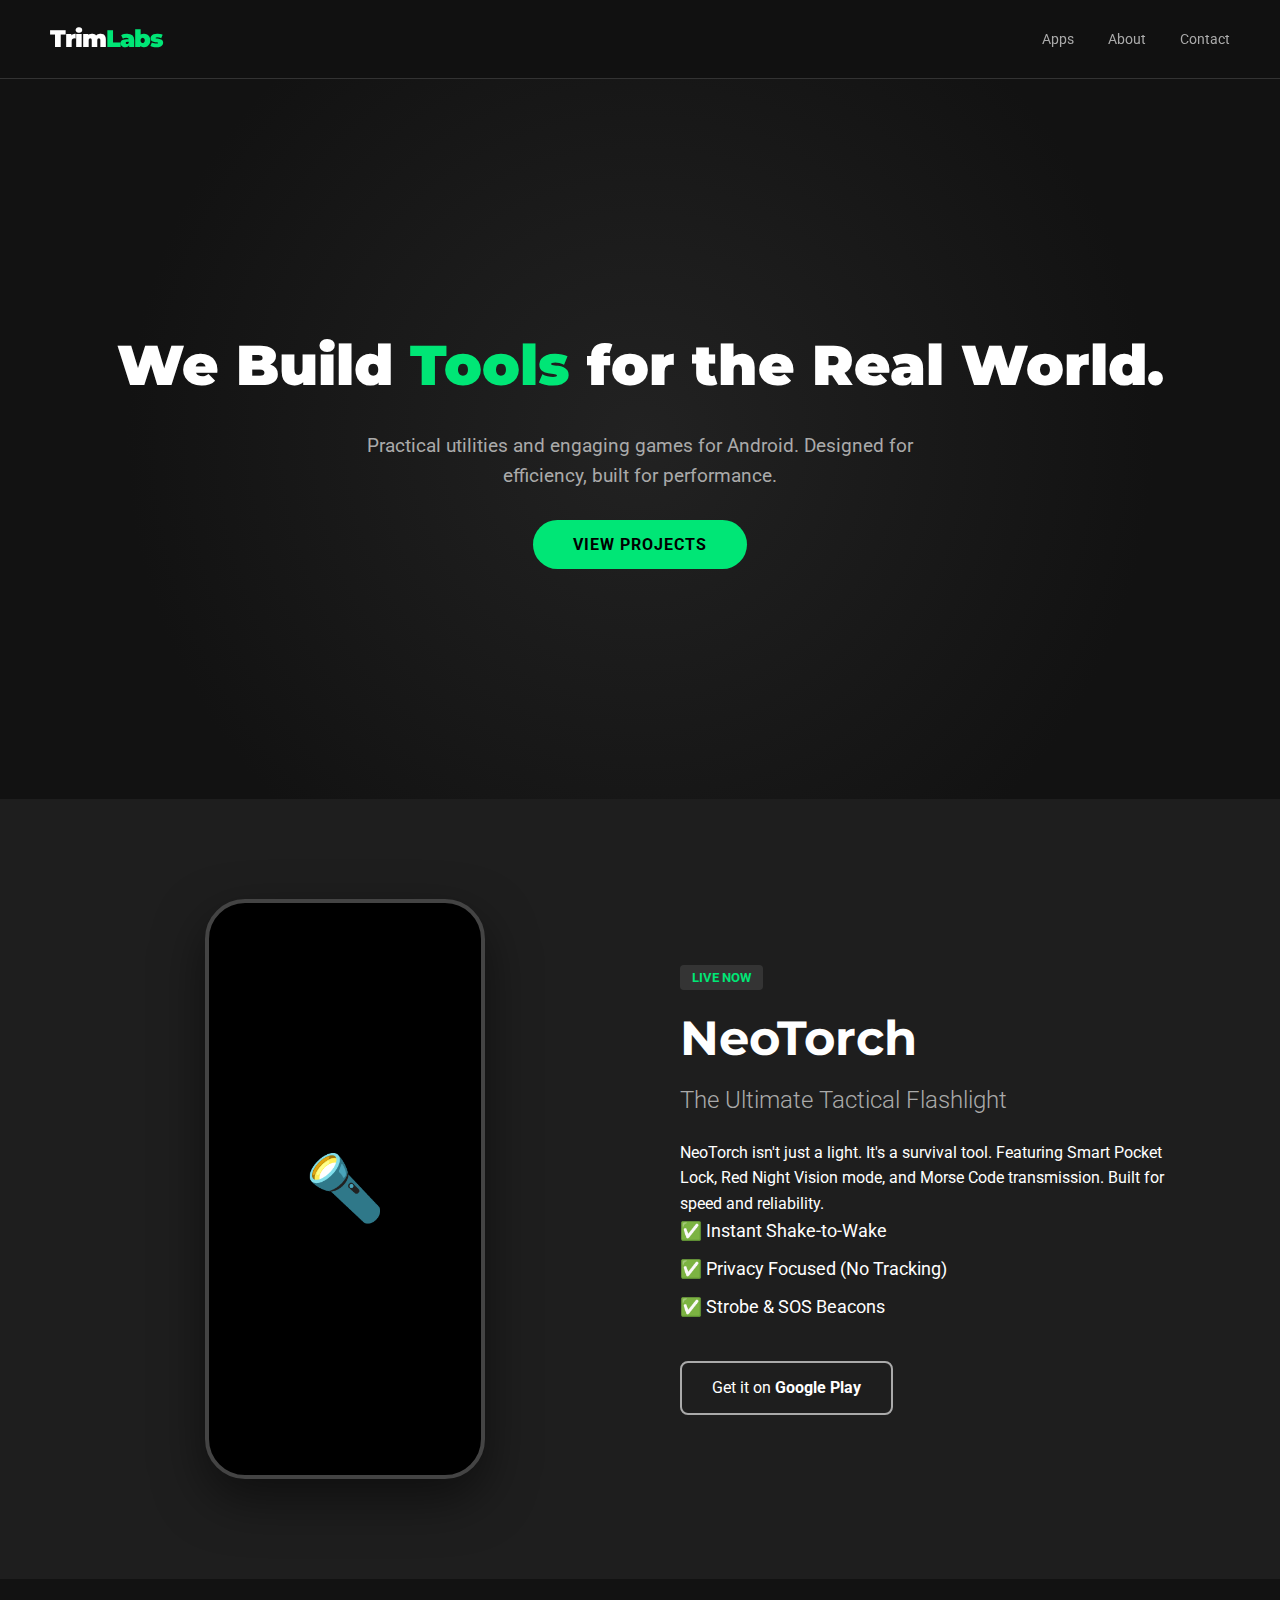
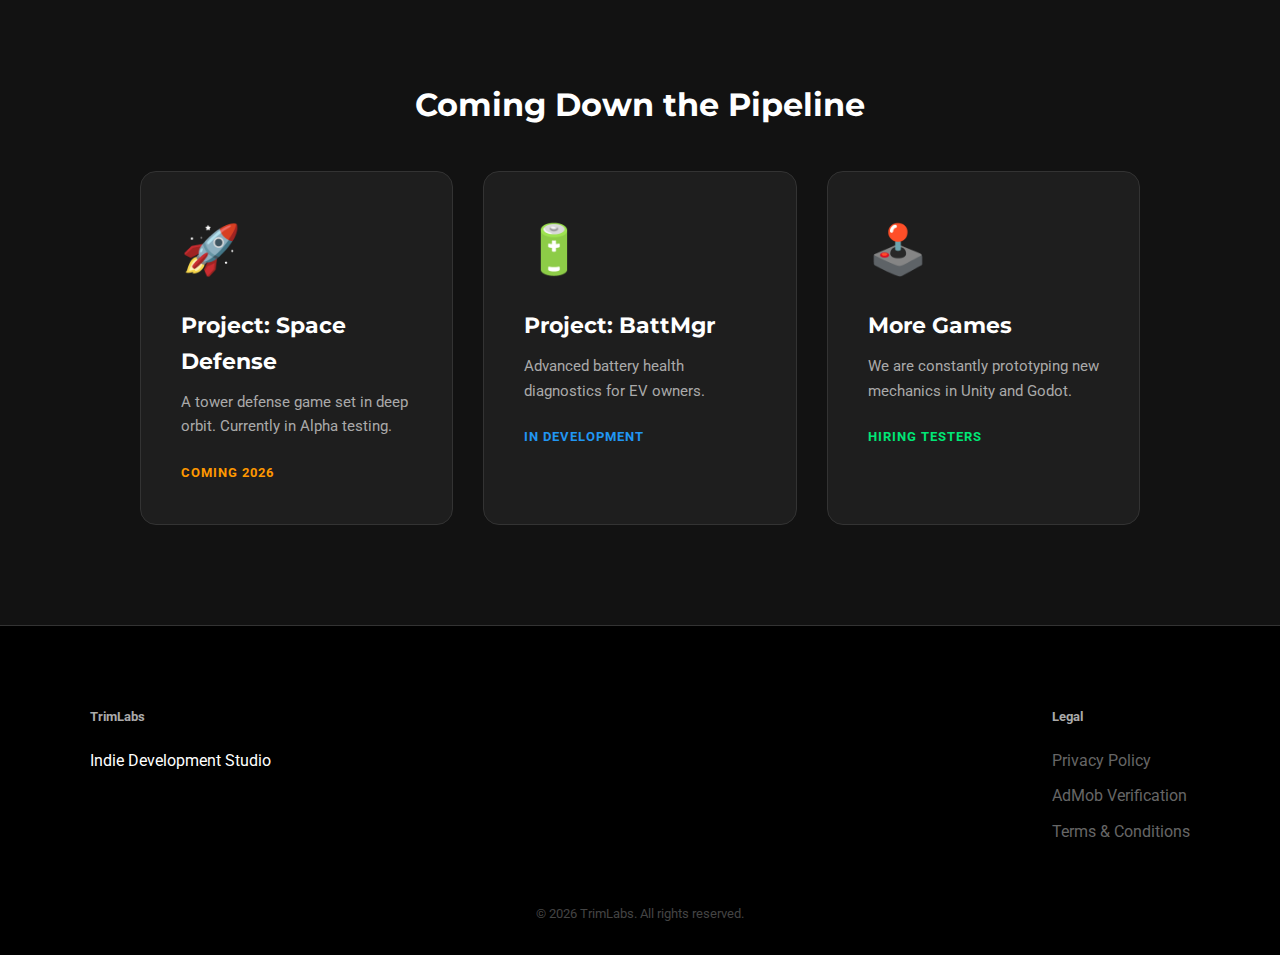
<file: index.html>
<!DOCTYPE html>
<html lang="en">
<head>
    <meta charset="UTF-8">
    <meta name="viewport" content="width=device-width, initial-scale=1.0">
    <title>TrimLabs | Mobile Utilities & Games</title>
    <link rel="stylesheet" href="style.css">
    <link href="https://fonts.googleapis.com/css2?family=Montserrat:wght@400;700;900&family=Roboto:wght@300;400&display=swap" rel="stylesheet">
</head>
<body>

    <nav>
        <div class="logo">Trim<span class="highlight">Labs</span></div>
        <div class="links">
            <a href="#projects">Apps</a>
            <a href="#about">About</a>
            <a href="mailto:contact@trimlabs.com">Contact</a> </div>
    </nav>

    <header class="hero">
        <div class="hero-content">
            <h1>We Build <span class="highlight">Tools</span> for the Real World.</h1>
            <p>Practical utilities and engaging games for Android. Designed for efficiency, built for performance.</p>
            <a href="#projects" class="cta-button">View Projects</a>
        </div>
    </header>

    <section id="projects" class="featured-project">
        <div class="project-container">
            <div class="project-image">
                <div class="placeholder-phone">
                    <span class="screen-content">🔦</span>
                </div>
            </div>
            <div class="project-info">
                <span class="badge">LIVE NOW</span>
                <h2>NeoTorch</h2>
                <p class="subtitle">The Ultimate Tactical Flashlight</p>
                <p>NeoTorch isn't just a light. It's a survival tool. Featuring Smart Pocket Lock, Red Night Vision mode, and Morse Code transmission. Built for speed and reliability.</p>
                
                <ul class="feature-list">
                    <li>✅ Instant Shake-to-Wake</li>
                    <li>✅ Privacy Focused (No Tracking)</li>
                    <li>✅ Strobe & SOS Beacons</li>
                </ul>

                <a href="https://play.google.com/store/apps/details?id=com.trimlabs.neotorch" target="_blank" class="store-button">
                    Get it on <strong>Google Play</strong>
                </a>
            </div>
        </div>
    </section>

    <section class="upcoming">
        <h3>Coming Down the Pipeline</h3>
        <div class="grid">
            
            <div class="card">
                <div class="card-icon">🚀</div>
                <h4>Project: Space Defense</h4>
                <p>A tower defense game set in deep orbit. Currently in Alpha testing.</p>
                <span class="status coming-soon">Coming 2026</span>
            </div>

            <div class="card">
                <div class="card-icon">🔋</div>
                <h4>Project: BattMgr</h4>
                <p>Advanced battery health diagnostics for EV owners.</p>
                <span class="status in-dev">In Development</span>
            </div>

             <div class="card">
                <div class="card-icon">🕹️</div>
                <h4>More Games</h4>
                <p>We are constantly prototyping new mechanics in Unity and Godot.</p>
                <span class="status hiring">Hiring Testers</span>
            </div>

        </div>
    </section>

    <footer>
        <div class="footer-content">
            <div class="footer-col">
                <h5>TrimLabs</h5>
                <p>Indie Development Studio</p>
            </div>
            <div class="footer-col">
                <h5>Legal</h5>
                <a href="privacy.html">Privacy Policy</a>
                <a href="app-ads.txt">AdMob Verification</a>
                <a href="terms.html">Terms & Conditions</a>
            </div>
        </div>
        <div class="copyright">
            &copy; 2026 TrimLabs. All rights reserved.
        </div>
    </footer>

</body>
</html>
</file>
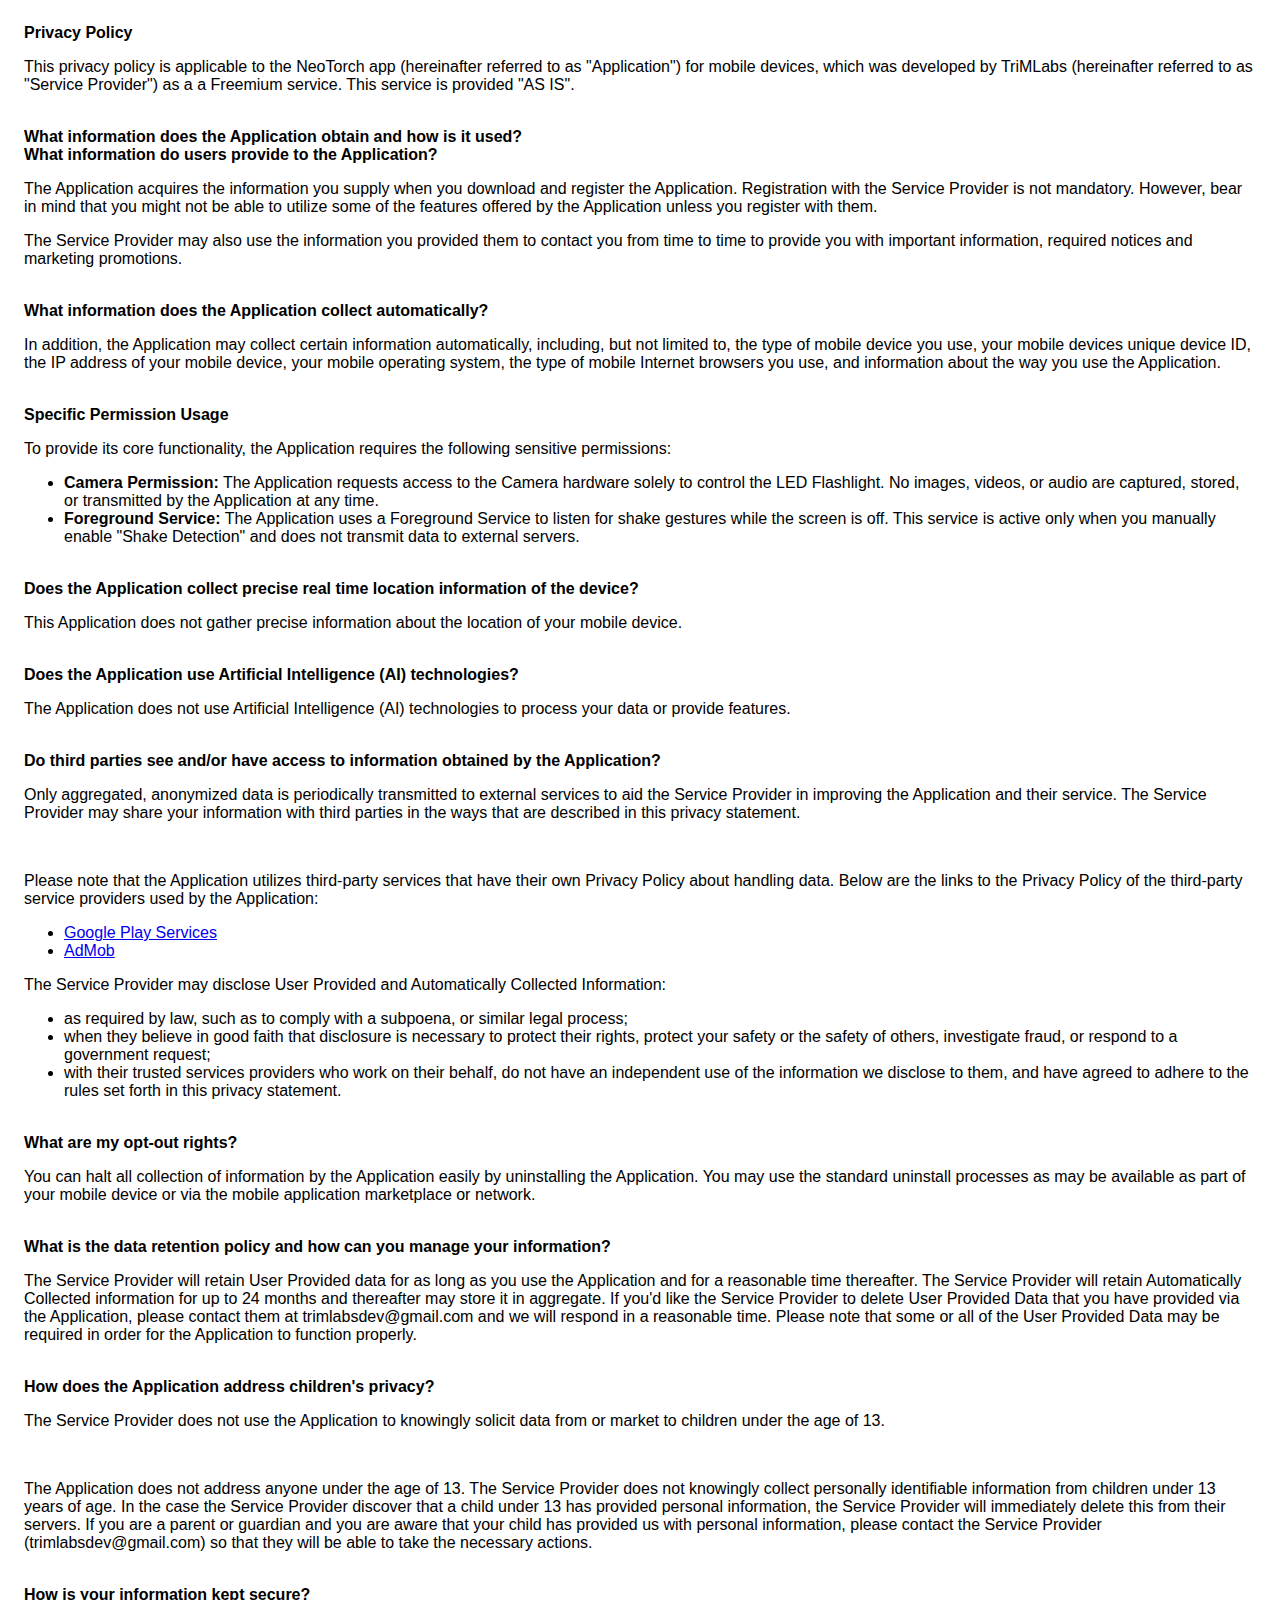
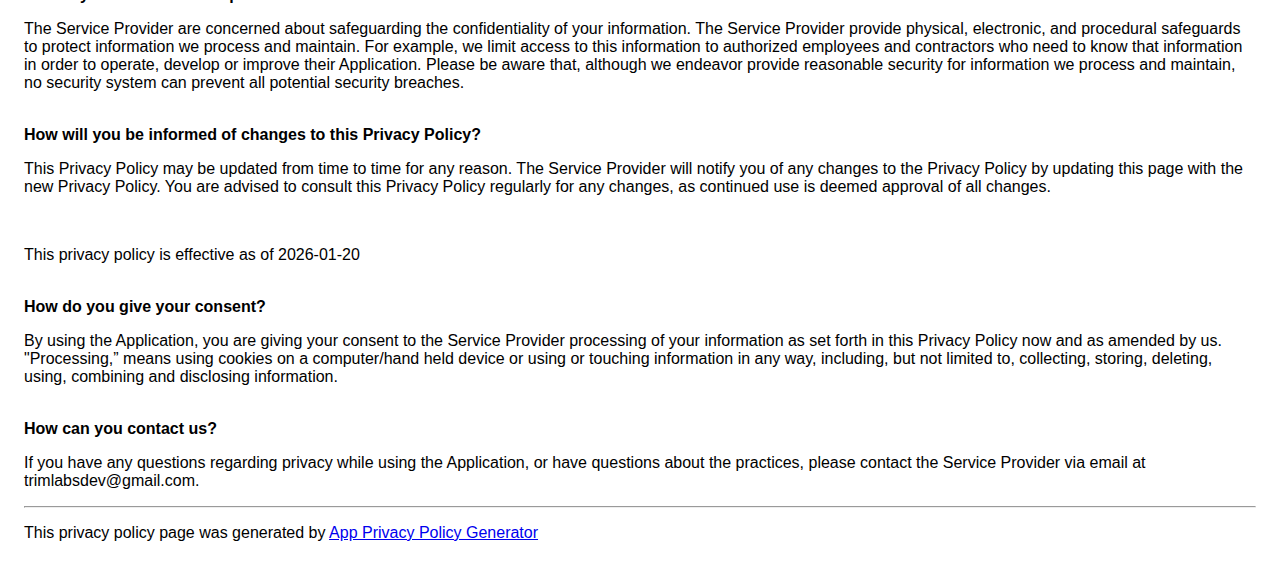
<file: privacy.html>
<!DOCTYPE html>
    <html>
    <head>
      <meta charset='utf-8'>
      <meta name='viewport' content='width=device-width'>
      <title>Privacy Policy</title>
      <style> body { font-family: 'Helvetica Neue', Helvetica, Arial, sans-serif; padding:1em; } </style>
    </head>
    <body>
    <strong>Privacy Policy</strong><p>This privacy policy is applicable to the NeoTorch app (hereinafter referred to as "Application") for mobile devices, which was developed by TriMLabs (hereinafter referred to as "Service Provider") as a a Freemium service. This service is provided "AS IS".</p><br><strong>What information does the Application obtain and how is it used?</strong><br><strong>What information do users provide to the Application?</strong><p>The Application acquires the information you supply when you download and register the Application. Registration with the Service Provider is not mandatory. However, bear in mind that you might not be able to utilize some of the features offered by the Application unless you register with them.</p><p>The Service Provider may also use the information you provided them to contact you from time to time to provide you with important information, required notices and marketing promotions.</p><br><strong>What information does the Application collect automatically?</strong><p>In addition, the Application may collect certain information automatically, including, but not limited to, the type of mobile device you use, your mobile devices unique device ID, the IP address of your mobile device, your mobile operating system, the type of mobile Internet browsers you use, and information about the way you use the Application.</p><br><strong>Specific Permission Usage</strong>
<p>To provide its core functionality, the Application requires the following sensitive permissions:</p>
<ul>
    <li><strong>Camera Permission:</strong> The Application requests access to the Camera hardware solely to control the LED Flashlight. No images, videos, or audio are captured, stored, or transmitted by the Application at any time.</li>
    <li><strong>Foreground Service:</strong> The Application uses a Foreground Service to listen for shake gestures while the screen is off. This service is active only when you manually enable "Shake Detection" and does not transmit data to external servers.</li>
</ul><br><strong>Does the Application collect precise real time location information of the device?</strong><p>This Application does not gather precise information about the location of your mobile device.</p><div style="display: none;"><p>This Application collects your device's location, which helps the Service Provider determine your approximate geographical location and make use of in below ways:</p><ul><li>Geolocation Services: The Service Provider utilizes location data to provide features such as personalized content, relevant recommendations, and location-based services.</li><li>Analytics and Improvements: Aggregated and anonymized location data helps the Service Provider to analyze user behavior, identify trends, and improve the overall performance and functionality of the Application.</li><li>Third-Party Services: Periodically, the Service Provider may transmit anonymized location data to external services. These services assist them in enhancing the Application and optimizing their offerings.</li></ul></div><br><strong>Does the Application use Artificial Intelligence (AI) technologies?</strong><p>The Application does not use Artificial Intelligence (AI) technologies to process your data or provide features.</p><div style="display: none;"><p>The Application uses Artificial Intelligence (AI) technologies to enhance user experience and provide certain features. The AI components may process user data in the following ways:</p><ul><li>Personalized Content: AI may analyze your usage patterns to deliver content tailored to your preferences and behavior.</li><li>Recommendations: AI may suggest features, services, or content based on your interactions within the Application.</li><li>Automated Functionalities: Certain app features may be powered by AI to automate tasks or improve efficiency.</li><li>Data Protection: All AI processing is performed in accordance with this privacy policy and applicable laws, ensuring your data is handled securely and responsibly.</li></ul></div><br><strong>Do third parties see and/or have access to information obtained by the Application?</strong><p>Only aggregated, anonymized data is periodically transmitted to external services to aid the Service Provider in improving the Application and their service. The Service Provider may share your information with third parties in the ways that are described in this privacy statement.</p><div><br><p>Please note that the Application utilizes third-party services that have their own Privacy Policy about handling data. Below are the links to the Privacy Policy of the third-party service providers used by the Application:</p><ul><li><a href="https://www.google.com/policies/privacy/" target="_blank" rel="noopener noreferrer">Google Play Services</a></li><li><a href="https://support.google.com/admob/answer/6128543?hl=en" target="_blank" rel="noopener noreferrer">AdMob</a></li></ul></div><p>The Service Provider may disclose User Provided and Automatically Collected Information:</p><ul><li>as required by law, such as to comply with a subpoena, or similar legal process;</li><li>when they believe in good faith that disclosure is necessary to protect their rights, protect your safety or the safety of others, investigate fraud, or respond to a government request;</li><li>with their trusted services providers who work on their behalf, do not have an independent use of the information we disclose to them, and have agreed to adhere to the rules set forth in this privacy statement.</li></ul><p></p><br><strong>What are my opt-out rights?</strong><p>You can halt all collection of information by the Application easily by uninstalling the Application. You may use the standard uninstall processes as may be available as part of your mobile device or via the mobile application marketplace or network.</p><br><strong>What is the data retention policy and how can you manage your information?</strong><p>The Service Provider will retain User Provided data for as long as you use the Application and for a reasonable time thereafter. The Service Provider will retain Automatically Collected information for up to 24 months and thereafter may store it in aggregate. If you'd like the Service Provider to delete User Provided Data that you have provided via the Application, please contact them at trimlabsdev@gmail.com and we will respond in a reasonable time. Please note that some or all of the User Provided Data may be required in order for the Application to function properly.</p><br><strong>How does the Application address children's privacy?</strong><p>The Service Provider does not use the Application to knowingly solicit data from or market to children under the age of 13.</p><div><br><p>The Application does not address anyone under the age of 13. The Service Provider does not knowingly collect personally identifiable information from children under 13 years of age. In the case the Service Provider discover that a child under 13 has provided personal information, the Service Provider will immediately delete this from their servers. If you are a parent or guardian and you are aware that your child has provided us with personal information, please contact the Service Provider (trimlabsdev@gmail.com) so that they will be able to take the necessary actions.</p></div><!----><br><strong>How is your information kept secure?</strong><p>The Service Provider are concerned about safeguarding the confidentiality of your information. The Service Provider provide physical, electronic, and procedural safeguards to protect information we process and maintain. For example, we limit access to this information to authorized employees and contractors who need to know that information in order to operate, develop or improve their Application. Please be aware that, although we endeavor provide reasonable security for information we process and maintain, no security system can prevent all potential security breaches.</p><br><strong>How will you be informed of changes to this Privacy Policy?</strong><p>This Privacy Policy may be updated from time to time for any reason. The Service Provider will notify you of any changes to the Privacy Policy by updating this page with the new Privacy Policy. You are advised to consult this Privacy Policy regularly for any changes, as continued use is deemed approval of all changes.</p><br><p>This privacy policy is effective as of 2026-01-20</p><br><strong>How do you give your consent?</strong><p>By using the Application, you are giving your consent to the Service Provider processing of your information as set forth in this Privacy Policy now and as amended by us. "Processing,” means using cookies on a computer/hand held device or using or touching information in any way, including, but not limited to, collecting, storing, deleting, using, combining and disclosing information.</p><br><strong>How can you contact us?</strong><p>If you have any questions regarding privacy while using the Application, or have questions about the practices, please contact the Service Provider via email at trimlabsdev@gmail.com.</p><hr><p>This privacy policy page was generated by <a href="https://app-privacy-policy-generator.nisrulz.com/" target="_blank" rel="noopener noreferrer">App Privacy Policy Generator</a></p>
    </body>
    </html>
</file>
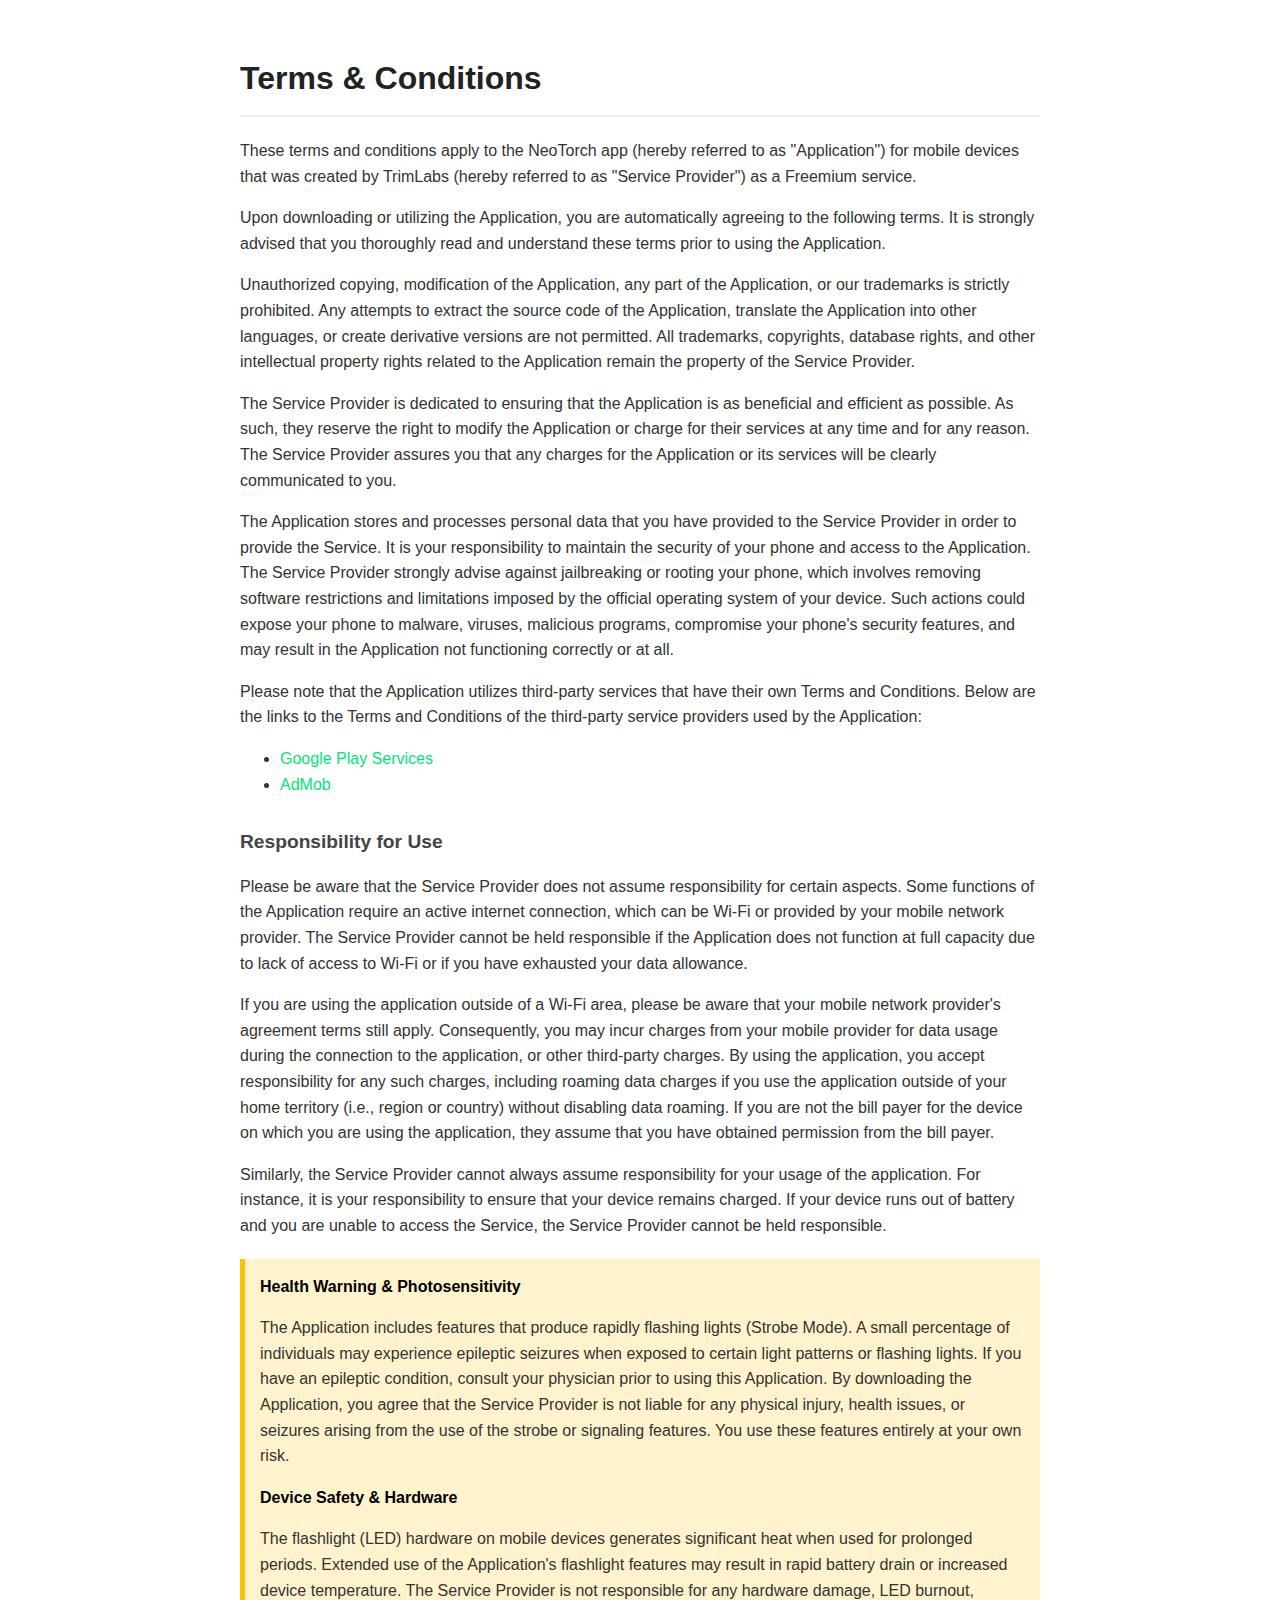
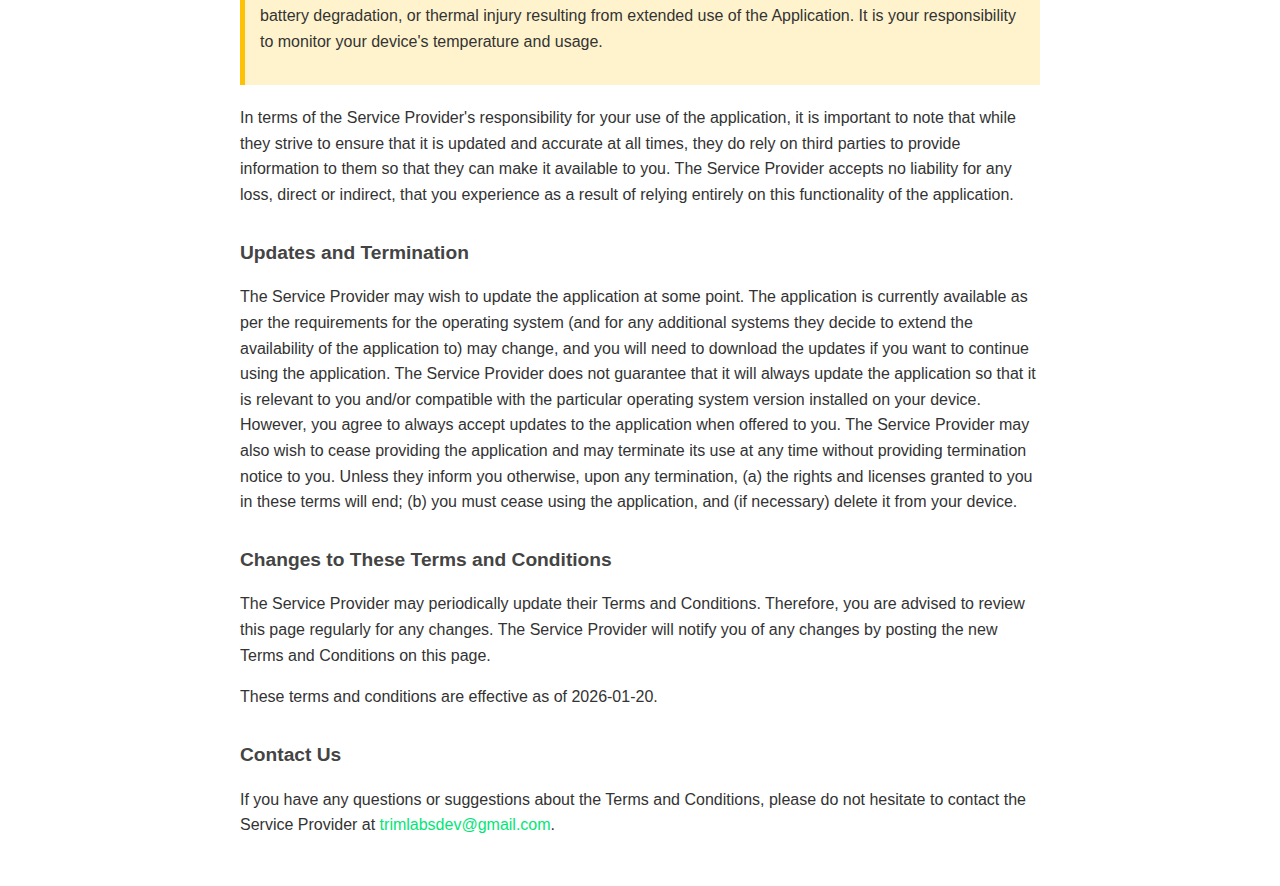
<file: terms.html>
<!DOCTYPE html>
<html lang="en">
<head>
    <meta charset="UTF-8">
    <meta name="viewport" content="width=device-width, initial-scale=1.0">
    <title>Terms & Conditions - NeoTorch</title>
    <style>
        body { font-family: 'Helvetica Neue', Helvetica, Arial, sans-serif; padding: 2em; line-height: 1.6; color: #333; max-width: 800px; margin: 0 auto; }
        h1 { color: #222; border-bottom: 2px solid #eee; padding-bottom: 10px; }
        h2 { color: #444; margin-top: 30px; font-size: 1.2em; }
        p { margin-bottom: 1em; }
        ul { margin-bottom: 1em; }
        strong { color: #000; }
        a { color: #00E676; text-decoration: none; }
        .safety-clause { background-color: #fff3cd; padding: 15px; border-left: 5px solid #ffc107; margin: 20px 0; }
    </style>
</head>
<body>

    <h1>Terms & Conditions</h1>
    <p>These terms and conditions apply to the NeoTorch app (hereby referred to as "Application") for mobile devices that was created by TrimLabs (hereby referred to as "Service Provider") as a Freemium service.</p>
    
    <p>Upon downloading or utilizing the Application, you are automatically agreeing to the following terms. It is strongly advised that you thoroughly read and understand these terms prior to using the Application.</p>

    <p>Unauthorized copying, modification of the Application, any part of the Application, or our trademarks is strictly prohibited. Any attempts to extract the source code of the Application, translate the Application into other languages, or create derivative versions are not permitted. All trademarks, copyrights, database rights, and other intellectual property rights related to the Application remain the property of the Service Provider.</p>

    <p>The Service Provider is dedicated to ensuring that the Application is as beneficial and efficient as possible. As such, they reserve the right to modify the Application or charge for their services at any time and for any reason. The Service Provider assures you that any charges for the Application or its services will be clearly communicated to you.</p>

    <p>The Application stores and processes personal data that you have provided to the Service Provider in order to provide the Service. It is your responsibility to maintain the security of your phone and access to the Application. The Service Provider strongly advise against jailbreaking or rooting your phone, which involves removing software restrictions and limitations imposed by the official operating system of your device. Such actions could expose your phone to malware, viruses, malicious programs, compromise your phone's security features, and may result in the Application not functioning correctly or at all.</p>

    <p>Please note that the Application utilizes third-party services that have their own Terms and Conditions. Below are the links to the Terms and Conditions of the third-party service providers used by the Application:</p>
    <ul>
        <li><a href="https://policies.google.com/terms" target="_blank">Google Play Services</a></li>
        <li><a href="https://developers.google.com/admob/terms" target="_blank">AdMob</a></li>
    </ul>

    <h2>Responsibility for Use</h2>
    <p>Please be aware that the Service Provider does not assume responsibility for certain aspects. Some functions of the Application require an active internet connection, which can be Wi-Fi or provided by your mobile network provider. The Service Provider cannot be held responsible if the Application does not function at full capacity due to lack of access to Wi-Fi or if you have exhausted your data allowance.</p>

    <p>If you are using the application outside of a Wi-Fi area, please be aware that your mobile network provider's agreement terms still apply. Consequently, you may incur charges from your mobile provider for data usage during the connection to the application, or other third-party charges. By using the application, you accept responsibility for any such charges, including roaming data charges if you use the application outside of your home territory (i.e., region or country) without disabling data roaming. If you are not the bill payer for the device on which you are using the application, they assume that you have obtained permission from the bill payer.</p>

    <p>Similarly, the Service Provider cannot always assume responsibility for your usage of the application. For instance, it is your responsibility to ensure that your device remains charged. If your device runs out of battery and you are unable to access the Service, the Service Provider cannot be held responsible.</p>

    <div class="safety-clause">
        <strong>Health Warning & Photosensitivity</strong>
        <p>The Application includes features that produce rapidly flashing lights (Strobe Mode). A small percentage of individuals may experience epileptic seizures when exposed to certain light patterns or flashing lights. If you have an epileptic condition, consult your physician prior to using this Application. By downloading the Application, you agree that the Service Provider is not liable for any physical injury, health issues, or seizures arising from the use of the strobe or signaling features. You use these features entirely at your own risk.</p>

        <strong>Device Safety & Hardware</strong>
        <p>The flashlight (LED) hardware on mobile devices generates significant heat when used for prolonged periods. Extended use of the Application's flashlight features may result in rapid battery drain or increased device temperature. The Service Provider is not responsible for any hardware damage, LED burnout, battery degradation, or thermal injury resulting from extended use of the Application. It is your responsibility to monitor your device's temperature and usage.</p>
    </div>
    <p>In terms of the Service Provider's responsibility for your use of the application, it is important to note that while they strive to ensure that it is updated and accurate at all times, they do rely on third parties to provide information to them so that they can make it available to you. The Service Provider accepts no liability for any loss, direct or indirect, that you experience as a result of relying entirely on this functionality of the application.</p>

    <h2>Updates and Termination</h2>
    <p>The Service Provider may wish to update the application at some point. The application is currently available as per the requirements for the operating system (and for any additional systems they decide to extend the availability of the application to) may change, and you will need to download the updates if you want to continue using the application. The Service Provider does not guarantee that it will always update the application so that it is relevant to you and/or compatible with the particular operating system version installed on your device. However, you agree to always accept updates to the application when offered to you. The Service Provider may also wish to cease providing the application and may terminate its use at any time without providing termination notice to you. Unless they inform you otherwise, upon any termination, (a) the rights and licenses granted to you in these terms will end; (b) you must cease using the application, and (if necessary) delete it from your device.</p>

    <h2>Changes to These Terms and Conditions</h2>
    <p>The Service Provider may periodically update their Terms and Conditions. Therefore, you are advised to review this page regularly for any changes. The Service Provider will notify you of any changes by posting the new Terms and Conditions on this page.</p>

    <p>These terms and conditions are effective as of 2026-01-20.</p>

    <h2>Contact Us</h2>
    <p>If you have any questions or suggestions about the Terms and Conditions, please do not hesitate to contact the Service Provider at <a href="mailto:trimlabsdev@gmail.com">trimlabsdev@gmail.com</a>.</p>

</body>
</html>
</file>
<file: style.css>
/* RESET & VARIABLES */
:root {
    --bg-dark: #121212;
    --bg-card: #1E1E1E;
    --text-main: #FFFFFF;
    --text-muted: #AAAAAA;
    --accent: #00E676; /* Your NeoTorch Green */
    --accent-glow: rgba(0, 230, 118, 0.2);
}

* { margin: 0; padding: 0; box-sizing: border-box; }

body {
    background-color: var(--bg-dark);
    color: var(--text-main);
    font-family: 'Roboto', sans-serif;
    line-height: 1.6;
}

h1, h2, h3, h4, .logo { font-family: 'Montserrat', sans-serif; }

a { text-decoration: none; color: inherit; transition: 0.3s; }
ul { list-style: none; }

/* HIGHLIGHTS */
.highlight { color: var(--accent); }

/* NAVIGATION */
nav {
    display: flex;
    justify-content: space-between;
    align-items: center;
    padding: 20px 50px;
    background: rgba(18,18,18,0.95);
    position: sticky;
    top: 0;
    z-index: 100;
    border-bottom: 1px solid #333;
}

.logo { font-weight: 900; font-size: 1.5rem; letter-spacing: -1px; }

.links a {
    margin-left: 30px;
    font-size: 0.9rem;
    color: var(--text-muted);
}
.links a:hover { color: var(--accent); }

/* HERO SECTION */
.hero {
    height: 80vh;
    display: flex;
    align-items: center;
    justify-content: center;
    text-align: center;
    background: radial-gradient(circle at center, #222 0%, #121212 70%);
}

.hero h1 { font-size: 3.5rem; margin-bottom: 20px; font-weight: 900; }
.hero p { font-size: 1.2rem; color: var(--text-muted); max-width: 600px; margin: 0 auto 40px; }

.cta-button {
    background: var(--accent);
    color: #000;
    padding: 15px 40px;
    border-radius: 50px;
    font-weight: 700;
    text-transform: uppercase;
    letter-spacing: 1px;
}
.cta-button:hover {
    background: #fff;
    box-shadow: 0 0 20px var(--accent-glow);
}

/* FEATURED PROJECT */
.featured-project { padding: 100px 50px; background: var(--bg-card); }

.project-container {
    max-width: 1100px;
    margin: 0 auto;
    display: flex;
    align-items: center;
    gap: 80px;
}

.project-info { flex: 1; }
.project-image { flex: 1; display: flex; justify-content: center; }

/* Phone Mockup Placeholder */
.placeholder-phone {
    width: 280px;
    height: 580px;
    background: #000;
    border: 4px solid #444;
    border-radius: 40px;
    display: flex;
    align-items: center;
    justify-content: center;
    box-shadow: 0 20px 50px rgba(0,0,0,0.5);
    font-size: 4rem;
}

.badge {
    background: rgba(255, 255, 255, 0.1);
    color: var(--accent);
    padding: 5px 12px;
    border-radius: 4px;
    font-size: 0.8rem;
    font-weight: bold;
    text-transform: uppercase;
}

h2 { font-size: 3rem; margin: 10px 0 5px; }
.subtitle { font-size: 1.5rem; color: var(--text-muted); margin-bottom: 20px; font-weight: 300; }

.feature-list li { margin-bottom: 10px; font-size: 1.1rem; }

.store-button {
    display: inline-block;
    margin-top: 30px;
    border: 2px solid var(--text-muted);
    padding: 12px 30px;
    border-radius: 8px;
    color: var(--text-main);
}
.store-button:hover { border-color: var(--accent); color: var(--accent); }

/* UPCOMING GRID */
.upcoming { padding: 100px 50px; max-width: 1100px; margin: 0 auto; }
.upcoming h3 { font-size: 2rem; margin-bottom: 40px; text-align: center; }

.grid {
    display: grid;
    grid-template-columns: repeat(auto-fit, minmax(300px, 1fr));
    gap: 30px;
}

.card {
    background: var(--bg-card);
    padding: 40px;
    border-radius: 16px;
    transition: transform 0.2s;
    border: 1px solid #333;
}
.card:hover { transform: translateY(-5px); border-color: var(--accent); }

.card-icon { font-size: 3rem; margin-bottom: 20px; }
.card h4 { font-size: 1.4rem; margin-bottom: 10px; }
.card p { color: var(--text-muted); margin-bottom: 20px; font-size: 0.95rem; }

.status {
    font-size: 0.8rem;
    font-weight: bold;
    text-transform: uppercase;
    letter-spacing: 1px;
}
.coming-soon { color: #FF9800; }
.in-dev { color: #2196F3; }
.hiring { color: var(--accent); }

/* FOOTER */
footer {
    background: #000;
    padding: 80px 50px 30px;
    border-top: 1px solid #333;
}
.footer-content {
    max-width: 1100px;
    margin: 0 auto;
    display: flex;
    justify-content: space-between;
    margin-bottom: 50px;
}
.footer-col h5 { margin-bottom: 20px; color: var(--text-muted); }
.footer-col a { display: block; margin-bottom: 10px; color: #666; }
.footer-col a:hover { color: #fff; }

.copyright { text-align: center; color: #444; font-size: 0.8rem; }

/* MOBILE RESPONSIVE */
@media (max-width: 768px) {
    .hero h1 { font-size: 2.5rem; }
    .project-container { flex-direction: column-reverse; text-align: center; }
    .project-image { margin-bottom: 40px; }
    .footer-content { flex-direction: column; gap: 40px; }
    nav { padding: 20px; }
    .links { display: none; } /* Ideally add hamburger menu here */
}
</file>
